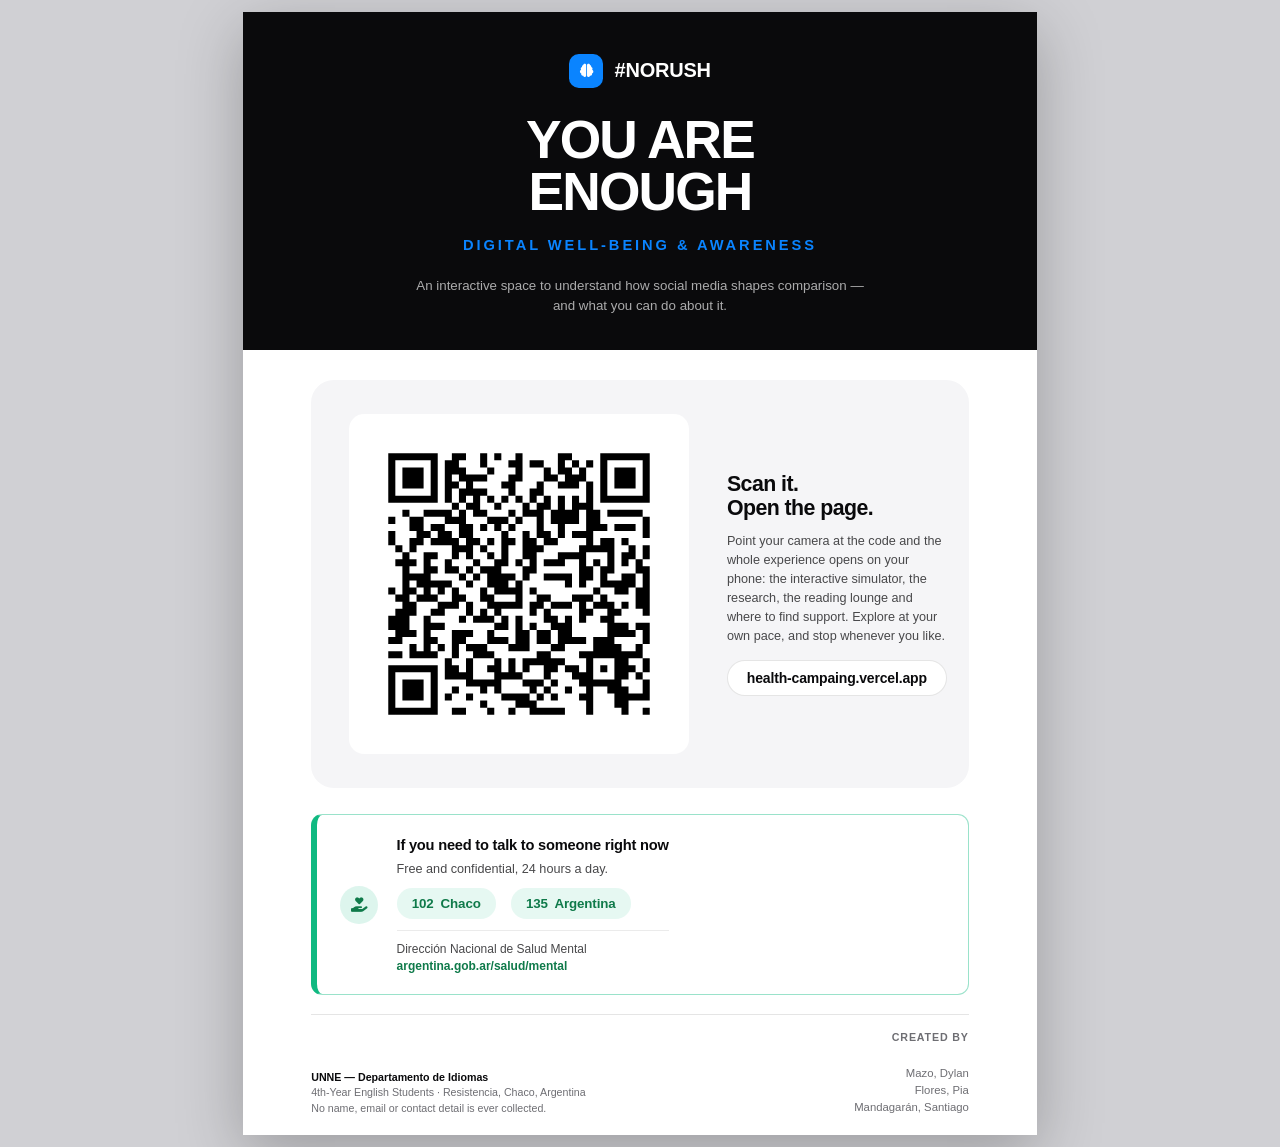
<file: flyer/flyer.html>
<!DOCTYPE html>
<html lang="en-GB">
<head>
<meta charset="UTF-8">
<meta name="viewport" content="width=device-width, initial-scale=1.0">
<title>#NORUSH — You Are Enough | A4 Flyer</title>
<meta name="description" content="A4 flyer for the NORUSH digital well-being campaign.">
<link rel="preconnect" href="https://cdnjs.cloudflare.com">
<link rel="stylesheet" href="https://cdnjs.cloudflare.com/ajax/libs/font-awesome/6.5.1/css/all.min.css">
<link rel="stylesheet" href="flyer.css">
</head>
<body>
  <div class="sheet">

    <!-- ============ DARK HEADER ============ -->
    <header class="head">
      <div class="brand">
        <span class="brand-dot"><i class="fa-solid fa-brain"></i></span>
        <span class="brand-name">#NORUSH</span>
      </div>

      <h1>YOU ARE<br>ENOUGH</h1>

      <p class="keyline">Digital Well-being &amp; Awareness</p>

      <p class="tagline">
        An interactive space to understand how social media shapes comparison —
        and what you can do about it.
      </p>
    </header>

    <!-- ============ LIGHT BODY ============ -->
    <div class="body">

      <!-- ---------- QR: the only call to action ---------- -->
      <div class="qr-panel">
        <div class="qr">
          <!-- Verified: decodes to https://health-campaing.vercel.app/ -->
          <img src="qr.svg" width="450" height="450"
               alt="QR code linking to the NORUSH campaign page at health-campaing.vercel.app">
        </div>

        <div class="qr-copy">
          <h2>Scan it.<br>Open the page.</h2>
          <p>
            Point your camera at the code and the whole experience opens on your
            phone: the interactive simulator, the research, the reading lounge and
            where to find support. Explore at your own pace, and stop whenever
            you like.
          </p>
          <span class="url">health-campaing.vercel.app</span>
        </div>
      </div>

      <!-- ---------- CRISIS ---------- -->
      <div class="crisis">
        <span class="crisis-icon"><i class="fa-solid fa-hand-holding-heart"></i></span>
        <div class="crisis-text">
          <strong>If you need to talk to someone right now</strong>
          Free and confidential, 24 hours a day.
          <div class="crisis-nums">
            <span>102 &nbsp;Chaco</span>
            <span>135 &nbsp;Argentina</span>
          </div>
          <div class="crisis-link">
            Dirección Nacional de Salud Mental<br>
            <em>argentina.gob.ar/salud/mental</em>
          </div>
        </div>
      </div>

      <!-- ---------- FOOT ---------- -->
      <footer class="foot">
        <p class="foot-left">
          <strong>UNNE — Departamento de Idiomas</strong><br>
          4th-Year English Students · Resistencia, Chaco, Argentina<br>
          No name, email or contact detail is ever collected.
        </p>
        <p class="foot-right">
          <strong>Created by</strong><br>
          Mazo, Dylan<br>
          Flores, Pia<br>
          Mandagarán, Santiago
        </p>
      </footer>

    </div>
  </div>
</body>
</html>
</file>
<file: flyer/flyer.css>
/* ===============================================================
   NORUSH — A4 FLYER
   ----------------------------------------------------------------
   HOW TO PRINT
   1. Open this file in Chrome or Edge.
   2. Ctrl/Cmd + P
   3. Paper size: A4   ·   Margins: None   ·   Scale: 100%
   4. Enable "Background graphics" (otherwise the dark header
      and the QR will not print).
   5. Save as PDF, or send straight to the printer.

   The QR encodes https://health-campaing.vercel.app/ and is drawn
   at 78 mm — comfortably scannable from a couple of metres away.
   =============================================================== */

@page {
  size: A4 portrait;
  margin: 0;
}

:root {
  --ink: #0a0a0c;
  --ink-2: rgba(255, 255, 255, 0.66);
  --ink-3: rgba(255, 255, 255, 0.44);
  --blue: #0a84ff;
  --paper: #ffffff;
  --paper-2: #f5f5f7;
  --grey: #6e6e73;
  --grey-2: #48484a;
  --line: rgba(0, 0, 0, 0.1);

  --font: -apple-system, BlinkMacSystemFont, "SF Pro Display", "Segoe UI",
          Roboto, "Helvetica Neue", Arial, sans-serif;
}

*, *::before, *::after { box-sizing: border-box; margin: 0; padding: 0; }

html { -webkit-print-color-adjust: exact; print-color-adjust: exact; }

body {
  font-family: var(--font);
  color: var(--ink);
  background: #d0d0d4;
  font-optical-sizing: auto;
  -webkit-font-smoothing: antialiased;
}

.sheet {
  width: 210mm;
  height: 297mm;
  margin: 0 auto;
  background: var(--paper);
  overflow: hidden;
  position: relative;
  display: flex;
  flex-direction: column;
}

/* ---------- DARK HEADER ---------- */
.head {
  background: var(--ink);
  color: #fff;
  padding: 11mm 18mm 9mm;
  text-align: center;
  flex-shrink: 0;
}

.brand {
  display: inline-flex;
  align-items: center;
  gap: 3mm;
  margin-bottom: 7mm;
}

.brand-dot {
  width: 9mm;
  height: 9mm;
  border-radius: 2.6mm;
  background: var(--blue);
  display: grid;
  place-items: center;
  color: #fff;
  font-size: 10pt;
}

.brand-name {
  font-size: 15pt;
  font-weight: 590;
  letter-spacing: -0.01em;
}

.head h1 {
  font-size: 40pt;
  font-weight: 700;
  letter-spacing: -0.035em;   /* display type: tightest tracking */
  line-height: 0.98;
  margin-bottom: 5mm;
}

.head .keyline {
  font-size: 11pt;
  font-weight: 590;
  letter-spacing: 0.2em;     /* wide tracking: a calm display whisper */
  text-transform: uppercase;
  color: var(--blue);
}

.head .tagline {
  margin-top: 6mm;
  font-size: 10pt;
  line-height: 1.5;
  color: var(--ink-2);
  max-width: 124mm;
  margin-left: auto;
  margin-right: auto;
}

/* ---------- LIGHT BODY ---------- */
.body {
  flex: 1;
  min-height: 0;
  padding: 9mm 18mm 6mm;
  display: flex;
  flex-direction: column;
  justify-content: center;   /* the QR panel sits optically centred */
}

/* ---------- QR PANEL ---------- */
/* ---------- QR PANEL ----------
   The flyer has one job: get people to scan. Nothing competes with it. */
.qr-panel {
  margin-top: 0;
  background: var(--paper-2);
  border-radius: 6mm;
  padding: 9mm 10mm;
  display: flex;
  align-items: center;
  gap: 10mm;
  flex-shrink: 0;
}

/* 90 mm — the code is the hero of the page and should read from a distance */
.qr-panel .qr {
  flex-shrink: 0;
  width: 90mm;
  height: 90mm;
  background: #fff;
  border-radius: 4mm;
  padding: 3mm;
}

.qr-panel .qr img,
.qr-panel .qr svg {
  width: 100%;
  height: 100%;
  display: block;
}

.qr-copy h2 {
  font-size: 16pt;
  font-weight: 700;
  letter-spacing: -0.026em;
  line-height: 1.15;
  margin-bottom: 3mm;
}

.qr-copy p {
  font-size: 9.5pt;
  line-height: 1.5;
  color: var(--grey-2);
  margin-bottom: 3.5mm;
}

.url {
  display: inline-block;
  font-size: 10.5pt;
  font-weight: 590;
  letter-spacing: -0.012em;
  color: var(--ink);
  background: #fff;
  border: 0.4mm solid var(--line);
  border-radius: 6mm;
  padding: 2.4mm 5mm;
  white-space: nowrap;   /* never break the address across lines */
}

/* ---------- CRISIS STRIP ---------- */
.crisis {
  margin-top: 7mm;
  background: #fff;
  border: 0.4mm solid rgba(16, 185, 129, 0.42);
  border-left: 1.6mm solid #10b981;
  border-radius: 3mm;
  padding: 5mm 6mm;
  display: flex;
  align-items: center;
  gap: 5mm;
  flex-shrink: 0;
}

.crisis-icon {
  flex-shrink: 0;
  width: 10mm;
  height: 10mm;
  border-radius: 50%;
  background: rgba(16, 185, 129, 0.14);
  color: #0f7a4a;
  display: grid;
  place-items: center;
  font-size: 11pt;
}

.crisis-text {
  font-size: 9.5pt;
  line-height: 1.5;
  color: var(--grey-2);
}

.crisis-text strong {
  display: block;
  font-size: 11pt;
  font-weight: 700;
  letter-spacing: -0.015em;
  color: var(--ink);
  margin-bottom: 1mm;
}

.crisis-nums {
  display: flex;
  gap: 4mm;
  margin-top: 2.5mm;
}

.crisis-nums span {
  font-size: 10pt;
  font-weight: 700;
  letter-spacing: -0.01em;
  color: #0f7a4a;
  background: rgba(16, 185, 129, 0.1);
  border-radius: 4mm;
  padding: 1.4mm 4mm;
  white-space: nowrap;
}

/* The national office sits under the phone lines: not urgent, but always
   a real, verifiable place to turn to. */
.crisis-link {
  margin-top: 3mm;
  padding-top: 2.5mm;
  border-top: 0.3mm solid rgba(0, 0, 0, 0.08);
  font-size: 9pt;
  line-height: 1.45;
  color: var(--grey-2);
}

.crisis-link em {
  font-style: normal;
  font-weight: 590;
  color: #0f7a4a;
}

/* ---------- FOOT ---------- */
.foot {
  margin-top: 5mm;
  padding-top: 3.5mm;
  border-top: 0.3mm solid var(--line);
  display: flex;
  justify-content: space-between;
  align-items: flex-end;
  gap: 8mm;
  flex-shrink: 0;
}

.foot-left { font-size: 8pt; line-height: 1.45; color: var(--grey); }
.foot-left strong { color: var(--ink); font-weight: 590; }

.foot-right {
  font-size: 8.5pt;
  line-height: 1.5;
  color: var(--grey);
  text-align: right;
  white-space: nowrap;
}

.foot-right strong {
  display: block;
  font-size: 8pt;
  font-weight: 590;
  text-transform: uppercase;
  letter-spacing: 0.08em;
  color: var(--grey);
  margin-bottom: 1mm;
}

/* Screen preview framing only — never printed */
@media screen {
  body { padding: 12px 0; }
  .sheet { box-shadow: 0 18px 60px rgba(0, 0, 0, 0.25); }
}

@media print {
  body { background: #fff; }
  .sheet { margin: 0; box-shadow: none; }
}
</file>
